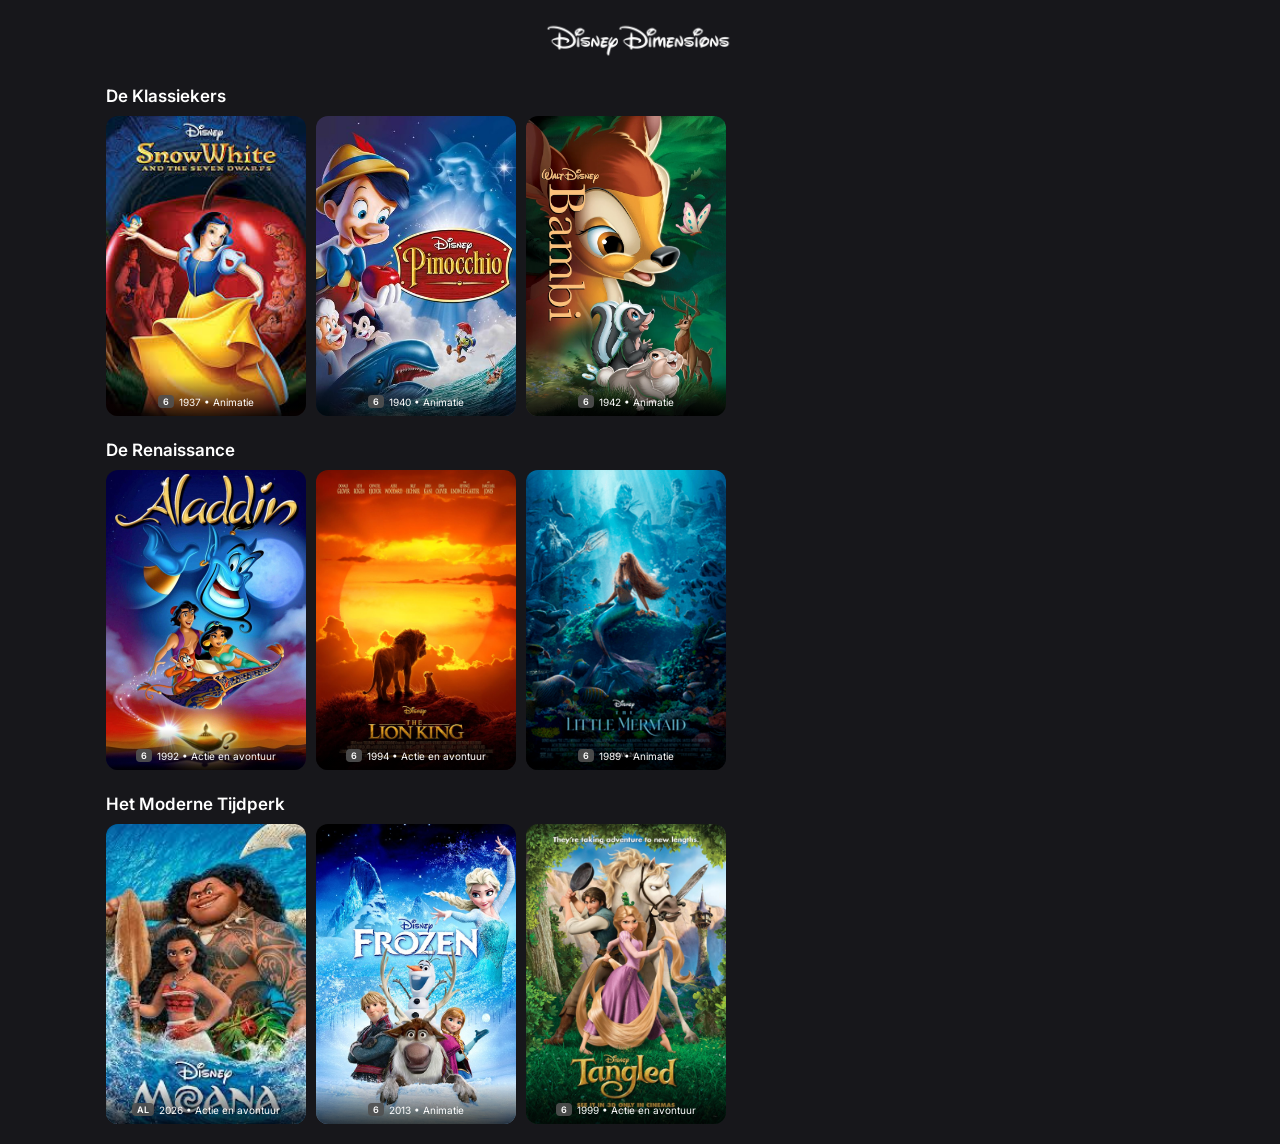
<file: home.html>
<!DOCTYPE html>
<html lang="nl">
<head>
  <meta charset="UTF-8">
  <meta name="viewport" content="width=device-width, initial-scale=1.0, maximum-scale=1.0">
  <title>Disney Dimensions</title>
  <link rel="stylesheet" href="styles.css">
</head>
<body class="page-home">
 
  <div id="header"></div>
 
  <main>
  <div class="section-title">De Klassiekers</div>
  <div class="poster-row">
    <div class="poster-card" onclick="location.href='sneeuwwitje.html'">
      <img src="assets/Sneeuwwitje.jpg" alt="Sneeuwwitje">
      <div class="poster-meta"><span class="kijkwijzer-badge">6</span> 1937 • Animatie</div>
    </div>
    <div class="poster-card">
      <img src="assets/Pinokkio.jpg" alt="Pinokkio">
      <div class="poster-meta"><span class="kijkwijzer-badge">6</span> 1940 • Animatie</div>
    </div>
    <div class="poster-card">
      <img src="assets/Bambi.jpg" alt="Bambi">
      <div class="poster-meta"><span class="kijkwijzer-badge">6</span> 1942 • Animatie</div>
    </div>
  </div>
 
  <div class="section-title">De Renaissance</div>
  <div class="poster-row">
    <div class="poster-card">
      <img src="assets/Aladdin.jpg" alt="Aladdin">
      <div class="poster-meta"><span class="kijkwijzer-badge">6</span> 1992 • Actie en avontuur</div>
    </div>
    <div class="poster-card">
      <img src="assets/LionKing.jpg" alt="The Lion King">
      <div class="poster-meta"><span class="kijkwijzer-badge">6</span> 1994 • Actie en avontuur</div>
    </div>
    <div class="poster-card">
      <img src="assets/KleineZeemeermin.jpg" alt="De Kleine Zeemeermin">
      <div class="poster-meta"><span class="kijkwijzer-badge">6</span> 1989 • Animatie</div>
    </div>
  </div>
 
  <div class="section-title">Het Moderne Tijdperk</div>
  <div class="poster-row">
    <div class="poster-card">
      <img src="assets/Moana.jpg" alt="Moana">
      <div class="poster-meta"><span class="kijkwijzer-badge">AL</span> 2026 • Actie en avontuur</div>
    </div>
    <div class="poster-card">
      <img src="assets/Frozen.jpg" alt="Frozen">
      <div class="poster-meta"><span class="kijkwijzer-badge">6</span> 2013 • Animatie</div>
    </div>
    <div class="poster-card">
      <img src="assets/Rapunzel.jpg" alt="Rapunzel">
      <div class="poster-meta"><span class="kijkwijzer-badge">6</span> 1999 • Actie en avontuur</div>
    </div>
  </div>
  </main>
 <script src="script.js"></script>
</body>
</html>
</file>
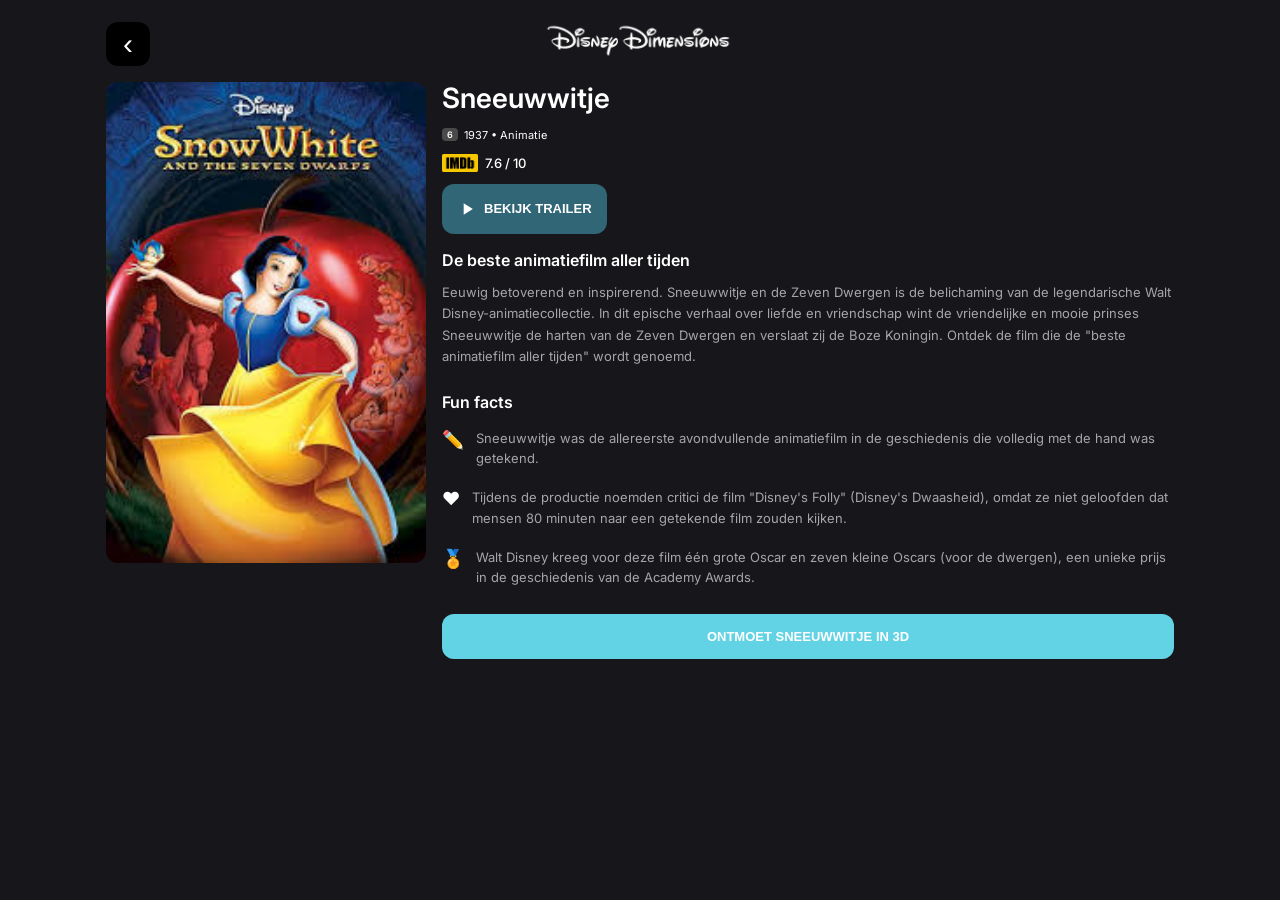
<file: sneeuwwitje.html>
<!DOCTYPE html>
<html lang="nl">
<head>
  <meta charset="UTF-8">
  <meta name="viewport" content="width=device-width, initial-scale=1.0, maximum-scale=1.0">
  <title>Sneeuwwitje • Disney Dimensions</title>
  <link rel="stylesheet" href="styles.css">
</head>
<body class="page-detail">
 
  <div id="header"></div>

 <main>
  <div class="detail-wrapper">
  <div class="poster-wrap">
    <img src="assets/Sneeuwwitje.jpg" alt="Sneeuwwitje">
  </div>
  <div class="detail-info">
    <div class="film-title">Sneeuwwitje</div>
    <div class="meta-row">
      <span class="kijkwijzer-badge">6</span>
      <span>1937 • Animatie</span>
    </div>
    <div class="imdb-row">
      <img src="assets/IMDBLogo.png" alt="imdb-score">
      <span class="imdb-score">7.6 / 10</span>
    </div>
    <button class="button trailer-button" onclick="window.open('https://www.imdb.com/video/vi755680793/?playlistId=tt0029583&ref_=tt_ov_pr_ov_vi', '_blank')">
      <svg width="20" height="20" viewBox="0 0 24 24" fill="white"><path d="M8 5v14l11-7z"/></svg>
      Bekijk trailer
    </button>
  </div>
  <div class="desc-title">De beste animatiefilm aller tijden</div>
  <div class="desc-body">Eeuwig betoverend en inspirerend. Sneeuwwitje en de Zeven Dwergen is de belichaming van de legendarische Walt Disney-animatiecollectie. In dit epische verhaal over liefde en vriendschap wint de vriendelijke en mooie prinses Sneeuwwitje de harten van de Zeven Dwergen en verslaat zij de Boze Koningin. Ontdek de film die de "beste animatiefilm aller tijden" wordt genoemd.</div>
  <div class="facts-title">Fun facts</div>
  <div class="fact-item">
    <span class="fact-icon">✏️</span>
    <span class="fact-text">Sneeuwwitje was de allereerste avondvullende animatiefilm in de geschiedenis die volledig met de hand was getekend.</span>
  </div>
  <div class="fact-item">
    <span class="fact-icon">❤️</span>
    <span class="fact-text">Tijdens de productie noemden critici de film "Disney's Folly" (Disney's Dwaasheid), omdat ze niet geloofden dat mensen 80 minuten naar een getekende film zouden kijken.</span>
  </div>
  <div class="fact-item">
    <span class="fact-icon">🏅</span>
    <span class="fact-text">Walt Disney kreeg voor deze film één grote Oscar en zeven kleine Oscars (voor de dwergen), een unieke prijs in de geschiedenis van de Academy Awards.</span>
  </div>
  <div class="cta-wrap">
    <button class="button cta-button" onclick="window.open('https://collaborativesandbox-1tmxclw9eym-h5cwd.needle.run', '_blank')">
      Ontmoet Sneeuwwitje in 3D
    </button>
  </div>
</div>
</main>
 <script src="headerloader.js"></script>
</body>
</html>
</file>
<file: styles.css>
/* -- Algemene instellingen -- */
@import url('https://fonts.googleapis.com/css2?family=Inter:wght@400;500;600&display=swap');

:root {
    --background: #17171b;
    --button-trailer: #306676;
    --button-ar: #61d3e5;
    --grey: #a6a6a9;
    --text: #fff;
    --radius: 12px;
}

*, *::before, *::after {
  box-sizing: border-box;
  margin: 0;
  padding: 0;
}
 
html, body {
  background: var(--background);
  color: var(--text);
  font-family: 'Inter', sans-serif;
  min-height: 100vh;
  max-width: 430px;
  margin: 0 auto;
}
 
@media (min-width: 1024px) {
  html, body {
    max-width: 1100px;
  }
}

.button {
  font-weight: 700;
  text-transform: uppercase;
  border-radius: var(--radius);
  font-size: 13px;
  color: var(--text);
  cursor: pointer;
  border: none;
  padding: 15px;
}
 
/* -- Header -- */
.logo-bar {
  position: relative;
  text-align: center;
  padding: 18px 16px 12px;
}

.logo-bar img {
  height: 48px;
}

/* Terugknop in header op homepage verbergen */
.page-home .back-button {
  display: none;
}

/* -- Homepagina -- */ 
/* Tijdperken titels */
.section-title {
  font-size: 17px;
  font-weight: 600;
  color: var(--text);
  padding: 4px 16px 10px;
}
 
/* Horizontale scrolling op de rijen */
.poster-row {
  display: flex;
  gap: 10px;
  padding: 0 16px 20px;
  overflow-x: auto;
  -webkit-overflow-scrolling: touch;
  scrollbar-width: none; /* Lelijke scrollbar in Firefox verbergen */
}

/* Lelijke scrollbar in  Chrome/Safari/Edge verbergen */
.poster-row::-webkit-scrollbar {
  display: none;
}

@media (min-width: 1024px) {
  .poster-row {
    flex-wrap: wrap;
    overflow-x: visible;
  }
}
 
/* Filmposters */
.poster-card {
  flex-shrink: 0;
  width: 160px;
  height: 240px;
  border-radius: var(--radius);
  overflow: hidden;
  position: relative;
  cursor: pointer;
  transition: transform 0.15s ease;
  text-decoration: none;
}
 
@media (min-width: 1024px) {
  .poster-card {
    width: 200px;
    height: 300px;
  }
}

/* Klik-effect filmposter */
.poster-card:active {
  transform: scale(0.96);
}

.poster-card img {
  width: 100%;
  height: 100%;
  object-fit: cover;
  display: block;
}

.poster-meta {
  position: absolute;
  bottom: 0;
  left: 0;
  right: 0;
  background: linear-gradient(transparent 0%, rgba(0,0,0,0.75) 100%);
  padding: 20px 8px 8px;
  display: flex;
  align-items: center;
  gap: 5px;
  font-size: 10px;
  color: var(--text);
  justify-content: center;
  white-space: nowrap;
  overflow: hidden;
}
 
.kijkwijzer-badge {
  background: rgba(80,80,80,0.9);
  border-radius: 4px;
  padding: 1px 5px;
  font-size: 9px;
  font-weight: 600;
  color: var(--text);
  flex-shrink: 0;
}
 
/* -- Detailpagina film -- */
.back-button {
  position: absolute;
  left: 16px;
  top: 50%;
  transform: translateY(-50%);
  width: 44px;
  height: 44px;
  display: flex;
  align-items: center;
  justify-content: center;
  cursor: pointer;
  text-decoration: none;
  color: var(--text);
  font-size: 30px;
  margin-top: 3px;
  background-color: black;
  border-radius: var(--radius);
  border: none;
}

/* Mobiel: 2-koloms grid, poster links, info rechts, rest eronder */
.detail-wrapper {
  display: grid;
  grid-template-columns: 160px 1fr;
  gap: 4px 16px; /* 4px tussen rijen, 32px tussen kolommen */
  padding: 0 16px 24px;
  align-items: start;
}

.poster-wrap {
  grid-column: 1;
  grid-row: 1;
  border-radius: var(--radius);
  overflow: hidden;
}

.poster-wrap img {
  width: 100%;
  height: auto;
  display: block;
}

.detail-info {
  grid-column: 2;
  grid-row: 1;
  display: flex;
  flex-direction: column;
  gap: 12px;
}

/* Mobiel: beschrijving/facts/cta volle breedte onder poster */
.desc-title,
.desc-body,
.facts-title,
.fact-item,
.cta-wrap {
  grid-column: 1 / -1;
}

/* Desktop: alles in rechterkolom naast poster */
@media (min-width: 1024px) {
  .detail-wrapper {
    grid-template-columns: 320px 1fr;
  }

  .poster-wrap {
    grid-column: 1;
    grid-row: 1 / span 8; /* poster blijft links over alle rijen */
  }

  .detail-info {
    grid-column: 2;
    grid-row: 1;
  }

  .desc-title,
  .desc-body,
  .facts-title,
  .fact-item,
  .cta-wrap {
    grid-column: 2;
  }
}

.film-title {
  font-size: 18px;
  font-weight: 600;
  line-height: 1.2;
}

@media (min-width: 1024px) {
  .film-title {
    font-size: 28px;
  }
}

.meta-row {
  display: flex;
  align-items: center;
  gap: 6px;
  font-size: 11px;
  color: var(--text);
}

.imdb-row {
  display: flex;
  align-items: center;
  gap: 7px;
}

.imdb-row img {
  width: 36px;
  height: auto;
}

.imdb-score {
  font-size: 13px;
  font-weight: 500;
  color: var(--text);
}

.trailer-button {
  background: var(--button-trailer);
  display: inline-flex;
  align-items: center;
  gap: 7px;
  margin-bottom: 12px;
  align-self: flex-start;
}

.desc-title {
  font-size: 16px;
  font-weight: 600;
  padding: 0 0 8px;
}

.desc-body {
  font-size: 13px;
  color: var(--grey);
  line-height: 1.65;
  padding: 0 0 20px;
}

.facts-title {
  font-size: 16px;
  font-weight: 600;
  padding: 0 0 12px;
}

.fact-item {
  display: flex;
  gap: 12px;
  padding: 0 0 14px;
  align-items: flex-start;
}

.fact-icon {
  font-size: 18px;
  flex-shrink: 0;
  margin-top: 1px;
}

.fact-text {
  font-size: 13px;
  color: var(--grey);
  line-height: 1.6;
}

.cta-wrap {
  padding: 8px 0 24px;
}

.cta-button {
  display: block;
  width: 100%;
  background: var(--button-ar);
  text-align: center;
}
</file>
